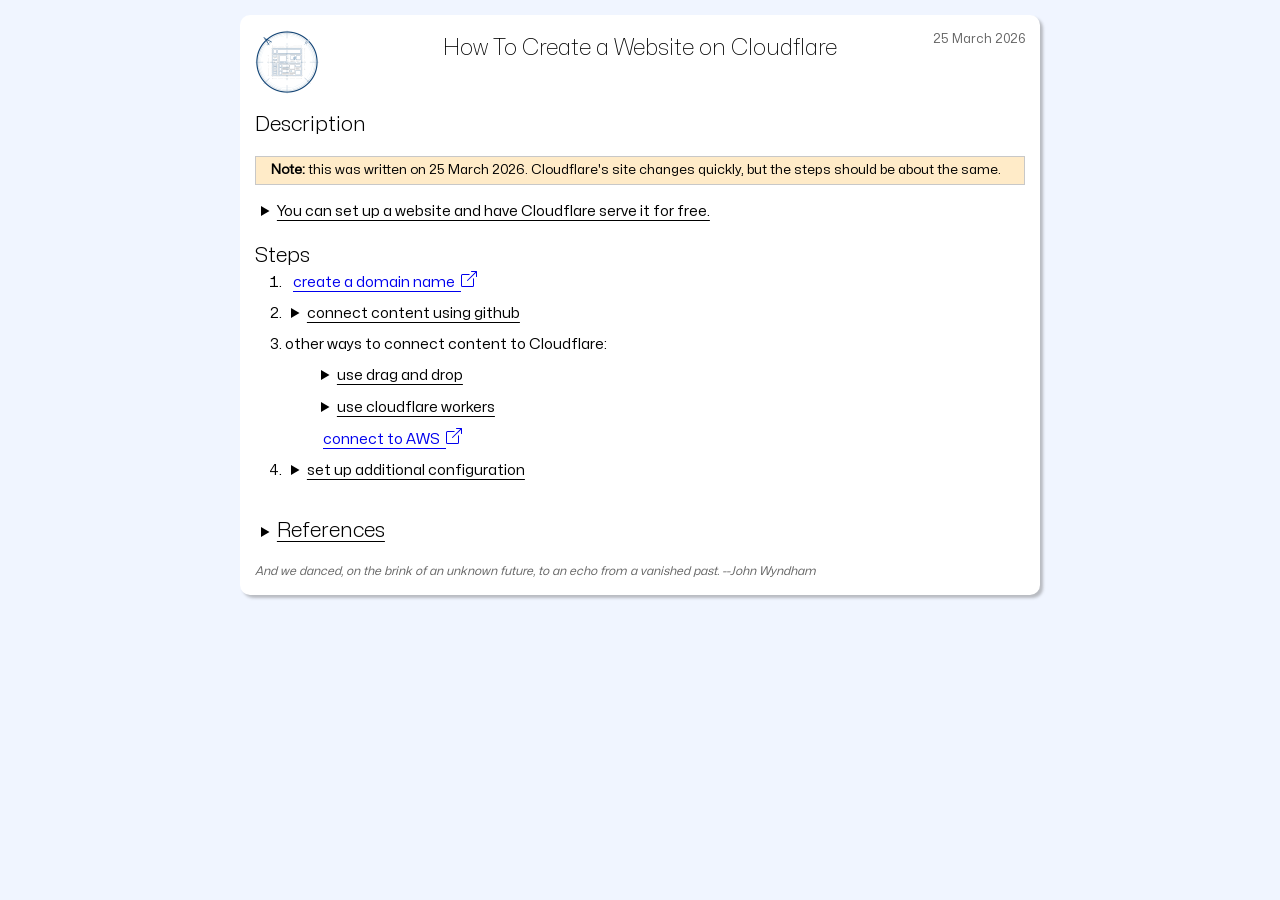
<file: public/index.html>
<!DOCTYPE html> <!-- index.html -->
<html lang="en">
<head>
<!--___________________
 / \                   \
|   |                  |
 \_ |                  |
    |                  |     howToCreateAWebsite
    |                  |
    |                  |
    |  ________________|__
    |  \                  \
    |  /                  /
    \_/__________________/
-->
  <meta charset="utf-8" />
  <meta name="viewport" content="width=device-width, initial-scale=1"/>
  <title>How To Create A Website</title>
  <meta name="description"                  content="How To Create A Website on clouflare using github"/>
  <meta name="mobile-web-app-capable"       content="yes" />
  <meta name="apple-mobile-web-app-capable" content="yes" />
  <meta name="msapplication-tap-highlight"  content="no"  />
  <meta name="description"                  content="How To Create A Website on clouflare using github"/>
  <meta name="theme-color"                  content="#EFF4FF"/>
  <meta property="og:title"                 content="How To Create A Website"/>
  <meta property="og:description"           content="How To Create A Website on clouflare using github"/>
  <meta property="og:image"                 content="./assets/images/logo.png"/>
  <meta property="og:url"                   content="www.rg3h.github.io/howToCreateAWebSite"/>

  <link rel="apple-touch-icon" href="./assets/images/logo.png"/>
  <link rel="icon"             href="./assets/images/logo.png"/>
  <link rel="stylesheet"       href="./assets/fonts/monaSans/monaSans.css"/>
  <link rel="stylesheet"       href="./modules/color/color.css"/>
  <link rel="stylesheet"       href="./modules/default/default.css"/>
  <link rel="stylesheet"       href="./index.css"/>
  <script type="module"        src="./index.js"></script>
</head>

<body>
  <svg style="display:none;">
    <symbol id="arrowBox"
            xmlns="http://www.w3.org/2000/svg" width="16" height="16" fill="currentColor" class="bi bi-box-arrow-up-right" viewBox="0 0 16 16">
          <path fill-rule="evenodd" d="M8.636 3.5a.5.5 0 0 0-.5-.5H1.5A1.5 1.5 0 0 0 0 4.5v10A1.5 1.5 0 0 0 1.5 16h10a1.5 1.5 0 0 0 1.5-1.5V7.864a.5.5 0 0 0-1 0V14.5a.5.5 0 0 1-.5.5h-10a.5.5 0 0 1-.5-.5v-10a.5.5 0 0 1 .5-.5h6.636a.5.5 0 0 0 .5-.5"/>
          <path fill-rule="evenodd" d="M16 .5a.5.5 0 0 0-.5-.5h-5a.5.5 0 0 0 0 1h3.793L6.146 9.146a.5.5 0 1 0 .708.708L15 1.707V5.5a.5.5 0 0 0 1 0z"/>
    </symbol>
  </svg>

  <div class="middle">
  <div class="titleContainer">
    <div class="titleLeft">
      <img class="titleImg" src="./assets/images/logo.png" alt="logo" />
    </div>
    <div class="titleMiddle">
      <div class="titleText">How To Create a Website on Cloudflare</div>
    </div>
    <div class="titleRight">
      <div class="titleDate">25 March 2026</div>
    </div>
  </div> <!-- titleContainer -->

  <h2>Description</h2>

  <div class=note>
    <b>Note:</b> this was written on 25 March 2026. Cloudflare's site
    changes quickly, but the steps should be about the same.
  </div>

  <details>
    <summary>
       You can set up a website and have Cloudflare serve it for free.
    </summary>
  <ul class=ulWithGap>
    <li class=liTight>&bull;&nbsp; content is distributed globally to edge machines</li>
    <li class=liTight>&bull;&nbsp; <i><b>lots</b></i> of security and protection</li>
    <li class=liTight>&bull;&nbsp; encryption and compression</li>
    <li class=liTight>&bull;&nbsp; free SSL tokens and automatic renewal</li>
    <li class=liTight>&bull;&nbsp; easier to understand, set up, and maintain over
    AWS</li>
    <li class=liTight>&bull;&nbsp; analytics, monitoring, and overview dashboards</li>
    <li class=liTight>&bull;&nbsp; ample but meh documentation</li>
        <li class=liTight>&bull;&nbsp; a user interface that is actually
          improving rather than getting worse <i>(kudos to the team)</i></li>
    <li class=liTight>&bull;&nbsp; all this for <i><b>free</b></i>
      (other than the ICANN cost of the domain name)</li>
  </ul>
  Cloudflare does not provide a virtual machine, so I <i>do</i> use AWS
  lightsail for some sites.
  </details>

  <h2>Steps</h2>

  <ol>
    <li><a class="boxArrowLink" target="_blank" rel="noopener noreferrer"
           href="https://rg3h.github.io/howToCreateADomain/">
        create a domain name&nbsp;
        <svg width=16 height=16><use href="#arrowBox"/></svg></a>
    </li>
    <li><details class="accordion">
      <summary>connect content using github</summary>
      <br>
      You can put your content on github (for example, create a repo
      called www.yoursite.com) and then connect cloudflare to the
      github repository. Then everytime you push content, cloudflare
      runs a worker to publish the content. You can control automatic
      builds, use branches and preview links before publishing, etc.

      <div class=warning>
        <b>Warning:</b> if you deploy using github you cannot
        switch to Direct Upload later.
      </div>

      <div class=note>
        <b>Note:</b> before beginning, I recommend you name your
        github repo www.yoursite.com to match the domain
      </div>

      <div class=note>
        <b>Note:</b> you can generate preview URLS for other
        branches without affecting your production deployment.
      </div>

      <div class=note>
        <b>Note:</b> If you do not want to trigger deployments when
        you push to github, include [skip ci] in the commit message (see
        <a href="otherThings">Other Things To Do</a>).
      </div>
      <br>
      <ol>
        <li>on the cloudflare main dashboard click on the blue
          +Add button</li>
        <li>from the drop-down menu pick Pages</li>
        <li>select import an existing Git repository</li>
        <li>on this page, down at the bottom in small grey font, click
          on the link:<br> "If your repository is not shown, configure
          repository access for the Cloudflare Pages app on GitHub."
        </li>
        <li>this opens a new tab and asks for your github six digit
          auth code from the auth app on your phone
        </li>
        <li>scroll down to "Repository Access" and click "Only
          select repositories" and select the repo</li>
        <li>close the tab and go back to the cloudflare tab and
          refresh. You should see a box with repo now
        </li>
        <li>click on the repo box and then the Begin Setup button</li>
        <li>set the root directory (advanced) and set to /public. Then
          click "Save and Deploy"<br> this creates a site at
          https://www-yoursite-com.pages.dev/
        </li>
        <li>click on "add a custom domain" box (on the success page)<br>
          (this is the same as dashboard → compute → Workers & Pages
          and then selecting the Custom domains tab along the top)
        </li>
        <li>click on add a custom domain and enter it as
          www.yoursite.com (<b>full name</b>, not just the APEX)
        </li>
        <li>wait a few minutes for the site to activate</li>
      </ol>

      You will need to do some more things such as redirecting the
      bare APEX name to www, setting up an error.html page, etc.
      Click on <a href="#otherThings">Other Things To Do</a>
    </details></li>

    <li> other ways to connect content to Cloudflare:</li>
      <ul>
      <!-- ---------------------------------------------------------- -->
      <li><details class="accordion">
          <summary>use drag and drop</summary>
          <h2 id=usingDragAndDrop>Direct Upload (Drag And Drop)</h2>

          Direct Upload enables you to upload your content to
          CloudFlare Pages and deploy them to the Cloudflare global
          network. You should choose Direct Upload over git
          integration if you want to integrate your own build platform
          or upload from your local computer.

          <div class=warning>
            <b>Warning:</b> if you choose Direct Upload, you cannot
            switch to Git integration later. You will have to create a
            new project with Git integration to use automatic
            deployments. <i>I am not sure what this entails.</i>
          </div>

          <div class=note>
            <b>Note:</b> alternatively, You can use
            <a class="boxArrowLink" target="_blank" rel="noopener noreferrer"
               href="https://developers.cloudflare.com/pages/get-started/direct-upload/#wrangler-cli">cloudflare's wrangler
              &nbsp;<svg width=16 height=16><use href="#arrowBox"/></svg>
            </a> to do direct-upload from your computer.
          </div>
          <br>
          <ol>
            <li>On cloudflare's dashboard page, on the left side bar,
              click on: Compute → Workers & Pages</li>
            <li>Click on the blue Create application button</li>
            <li>Click on the link Looking to Deploy Pages? Get started</li>
            <li>Click on Drag and drop your files Get started button</li>
            <li>enter yoursitename (e.g. www-yoursite-com) for the project
              name (it will be served on <project_name>.pages.dev)</li>
            <li>drag and drop your content</li>
          </ol>
          <br>
          To link &lt;project_name&gt;.pages.dev to your custom domain
          name add following DNS records:
          <br>
          <table WIDTH=100%>
            <tr>
              <th>Type</th>
              <th>Name</th>
              <th>Content</th>
              <th>Proxy status</th>
              <th>TTL</th>
            </tr>
            <tr>
              <td>A</td>
              <td>WWW</td>
              <td>192.0.2.1</td>
              <td>proxied</td>
              <td>Auto</td>
            </tr>
            <tr>
              <td>CNAME</td>
              <td>yoursite.com</td>
              <td>project_name.pages.dev</td>
              <td>proxied</td>
              <td>Auto</td>
            </tr>
          </table>
      </details></li>

      <!-- ---------------------------------------------------------- -->
      <li><details class="accordion">
          <summary>use cloudflare workers</summary>
          <h2 id="usingCloudflareWorkers">Using Cloudflare Workers</h2>
          <div class=note>
            <b>Note:</b> cloudflare workers also support Git integrations to
            automatically build and deploy Workers from your connected Git
            repository.
            <a class="boxArrowLink" target="_blank" rel="noopener noreferrer"
               href="https://developers.cloudflare.com/workers/ci-cd/builds/">
              learn more in workers builds
              &nbsp;<svg width=16 height=16><use href="#arrowBox"/></svg>
            </a>
          </div>
          <ol>
            <li>in git check-in a wrangler configuration file: wrangler.jsonc
              <pre>
                {
                "name": "www-yoursite-come",
                "compatibility_date": "2026-01-31",
                "assets": {
                "directory": "./public"
                }
                }</pre>
            </li>
            <li>dashboard → Compute&AI → Create application → Pages
            → Connect to Git
            </li>
            <li>pick your cloudflare user, select repo want access</li>
            <li>enter github user and use mobile phone auth code (or
            login) to verify
            </li>
            <li>then pick github againa dn select a repository</li>
            <li>add a custom domain to the worker/page under:<br>
              compute & AI → Workers & pages → www-yoursite-con
              settings tab<br> domaind & routes +Add<br>
              www.yoursite.com<br>
            </li>
          </ol>

          <h3>References</h3>
          <a class="boxArrowLink" target="_blank" rel="noopener noreferrer"
             href="https://developers.cloudflare.com/workers/ci-cd/builds/">
            learn more in workers builds
            &nbsp;<svg width=16 height=16><use href="#arrowBox"/></svg>
          </a><br>
      </details></li>

      <!-- ---------------------------------------------------------- -->
      <li><a class="boxArrowLink" target="_blank" rel="noopener noreferrer"
             href="https://www.medley.place/webServerNotes/cloudflareNotes/connectCloudflareToS3">connect to AWS
          &nbsp;<svg width=16 height=16><use href="#arrowBox"/></svg>
          </a>
      </li>
    </ul>

    <!-- ---------------------------------------------------------- -->
    <li><details class="accordion">
        <summary>set up additional configuration</summary>
        <h2 id="otherThings">Other Things To Do</h2> Now that you have
        connected your custom domain to cloudflare's pages mechanism,
        there are several things to do to finish up (such as setting
        up error pages, redirecting apex to www, toggling builds, etc).


        <h3 class=h3WithTopBorder>Always Use HTTPS</h3>
        <a class="boxArrowLink" target="_blank" rel="noopener noreferrer"
           href="https://developers.cloudflare.com/ssl/edge-certificates/additional-options/always-use-https/">
          always use https
           &nbsp;<svg width=16 height=16><use href="#arrowBox"/></svg>
        </a><br>
        go to managing the specific domain<br>
        select SSL/TLS on the right sidebar, then configure. It should be on<br>
        on the sidebar → edge certificates, turn on always use HTTPS<br>
        turn on Always Use HTTPS<br>


        <h3 class=h3WithTopBorder>How to redirect http to https</h3>
        in the left sidebar pick rules → overview<br>
        add template rule redirect from HTTP to HTTPS<br>
        use the defaults and deploy<br>


        <h3 class=h3WithTopBorder>How to redirect apex/root to www</h3>
        for example: https://yoursite.com to https://www.yoursite.com<br>
        cloudflare go to yoursite.com<br>
        pick DNS records on left and add DNS record:<br>
             A @ 192.0.2.1 proxied<br>
        in the left sidebar pick rules → overview<br>
        add template rule to redirect from root to www<br>
        use the defaults:<br>
        incoming match: wildcard pattern<br>
        request URL https://yoursite.com/*<br>
        Then redirect to target URL: https://www.yoursite.com/${1}<br>
        check the preserve query string<br>


        <h3 class=h3WithTopBorder>Aliasing one domain name to another</h3>
        create two records on the from url:<br>
        A	@	192.0.2.1	Proxied<br>
        A	www	192.0.2.1	Proxied<br>
        create rule<br>
        go to rules → overview in the left column<br>
        use template for redirect to a different domain<br>
        all incoming requests<br>
        change to static, leave the code 301<br>
        put in https://www.your-domain.com</br>


        <h3 class=h3WithTopBorder>Setting Up Error Redirection</h3>
        When an error occurs on your site, a generic 404 page will
        appear. If you create an error.html page in the root (public/error.html)
        you can customize the page (just remember to use absolute references
        since who knows where you are on the site the person is when they
        404).
        <br><br>
        Since github also has a Pages system,
        but uses a 404.html page in the repo's root (not
        public/error.html), I do the following:
        <ol>
          <li>on github I create a 404.html page that redirects to
            public/error.html
          </li>
          <li>I create a public/error.html page that has full paths
            (no relative links)
          </li>
        </ol>
        <br>
        <pre>
<b>www.yoursite.com/404.html:</b>
&lt;meta http-equiv="refresh" content="0; url=https://&lt;userid&gt;.github.io/www.yoursite.com/public/error.html"/&gt; </pre>
        <br><br>
        <pre>
    <b>github www.yoursite.com repo directory structure:</b>
      README.md
      404.html
      public/
        error.html
        error.css
        index.html
        index.css</pre>
        <br><br>
        If I don't want a custom error page for every repo, I point it to an
        error page for my general github:
        <pre>
<b>www.yoursite.com/404.html:</b>
&lt;meta http-equiv="refresh" content="0; url=https://&lt;userid&gt;.github.io/404.html" /></pre>
        <br><br>
        You can snag a template for this on github at
        <a class="boxArrowLink" target="_blank" rel="noopener noreferrer"
           href="https://github.com/rg3h/templateWebApp">templateWebApp
          &nbsp;<svg width=16 height=16><use href="#arrowBox"/></svg>
        </a><br>

        <h3 class=h3WithTopBorder>Disable Automatic Builds on Branches</h3>
        Sometimes you don't want every push to the remote github repo to
        generate a build for the production deployment.
        <br><br>
        You can skip a cloudflare build by adding a prefix to the
        commit message: commit -m [skip ci] ...
        <br><br>
        You can also turn off automatic builds:
        <ol>
          <li>Compute&AI → workers & pages → go to your pages project</li>
          <li>go to Build → edit branch control → turn off automatic
          branch deployments</li>
          <li>or change Preview Branch ot None (Disable automatic
          branch deployments)</li>
        </ol>

        <h3 class=h3WithTopBorder>Remove Cloudflare access to the Github Repo</h3>
        To Remove cloudflare access to github repo go to the applications
        page on github
        https://developers.cloudflare.com/pages/configuration/git-integration/github-integration/

        To Remove cloudflare access to github repo go to the applications
        page on github (see
        <a class="boxArrowLink" target="_blank" rel="noopener noreferrer"
           href="https://developers.cloudflare.com/pages/configuration/git-integration/github-integration/">this
          &nbsp;<svg width=16 height=16><use href="#arrowBox"/></svg>
        </a> for more information).

    </details></li>
  </ol>
  <br>

  <details class="accordion">
    <summary><span class=h2>References</span></summary>

  <a class="boxArrowLink reference" target="_blank" rel="noopener noreferrer"
     href="https://developers.cloudflare.com/">
    cloudflare documentation
    &nbsp;<svg width=16 height=16><use href="#arrowBox"/></svg>
  </a>

  <a class="boxArrowLink reference" target="_blank" rel="noopener noreferrer"
     href="https://developers.cloudflare.com/pages/get-started/direct-upload/">
    getting started: direct upload
    &nbsp;<svg width=16 height=16><use href="#arrowBox"/></svg>
  </a>

  <a class="boxArrowLink reference" target="_blank" rel="noopener noreferrer"
     href="https://developers.cloudflare.com/pages/get-started/direct-upload/#wrangler-cli">
    getting started: direct upload with wrangler
    &nbsp;<svg width=16 height=16><use href="#arrowBox"/></svg>
  </a>

  <a class="boxArrowLink reference" target="_blank" rel="noopener noreferrer"
    hre="https://developers.cloudflare.com/pages/get-started/git-integration/">
    getting started: git integration
    &nbsp;<svg width=16 height=16><use href="#arrowBox"/></svg>
  </a>

  <a class="boxArrowLink reference" target="_blank" rel="noopener noreferrer"
    href="https://developers.cloudflare.com/workers/ci-cd/builds/">
    learn more in workers builds
    &nbsp;<svg width=16 height=16><use href="#arrowBox"/></svg>
  </a>

  <a class="boxArrowLink reference" target="_blank" rel="noopener noreferrer"
    href="https://developers.cloudflare.com/pages/functions/">
    cloudflare workers
    &nbsp;<svg width=16 height=16><use href="#arrowBox"/></svg>
  </a>

  <a class="boxArrowLink reference" target="_blank" rel="noopener noreferrer"
    href="https://cindypotvin.com/hosting-a-static-website-for-free-in-15-minutes-with-cloudflare-workers-sites/">hosting a static website
    &nbsp;<svg width=16 height=16><use href="#arrowBox"/></svg>
  </a>

  <a class="boxArrowLink reference" target="_blank" rel="noopener noreferrer"
     href="https://developers.cloudflare.com/ssl/edge-certificates/additional-options/always-use-https/">
    always use https
    &nbsp;<svg width=16 height=16><use href="#arrowBox"/></svg>
  </a>

  <a class="boxArrowLink reference" target="_blank" rel="noopener noreferrer"
     href="https://developers.cloudflare.com/fundamentals/manage-domains/redirect-domain/">
    redirecting a domain
    &nbsp;<svg width=16 height=16><use href="#arrowBox"/></svg>
  </a>

  <a class="boxArrowLink reference" target="_blank" rel="noopener noreferrer"
     href="https://github.com/rg3h/templateWebApp">templateWebApp
    &nbsp;<svg width=16 height=16><use href="#arrowBox"/></svg>
  </a>

  <a class="boxArrowLink reference" target="_blank" rel="noopener noreferrer"
     href="https://github.com/rg3h/gt?tab=readme-ov-file">
    gt: a tool to simplify your git and github repos
    &nbsp;<svg width=16 height=16><use href="#arrowBox"/></svg>
  </a>
  </details>

  <div class=smallMessage>
    And we danced, on the brink of an unknown future,
    to an echo from a vanished past. --John Wyndham
  </div>
  </div> <!-- middle -->
</body>
</html>
</file>
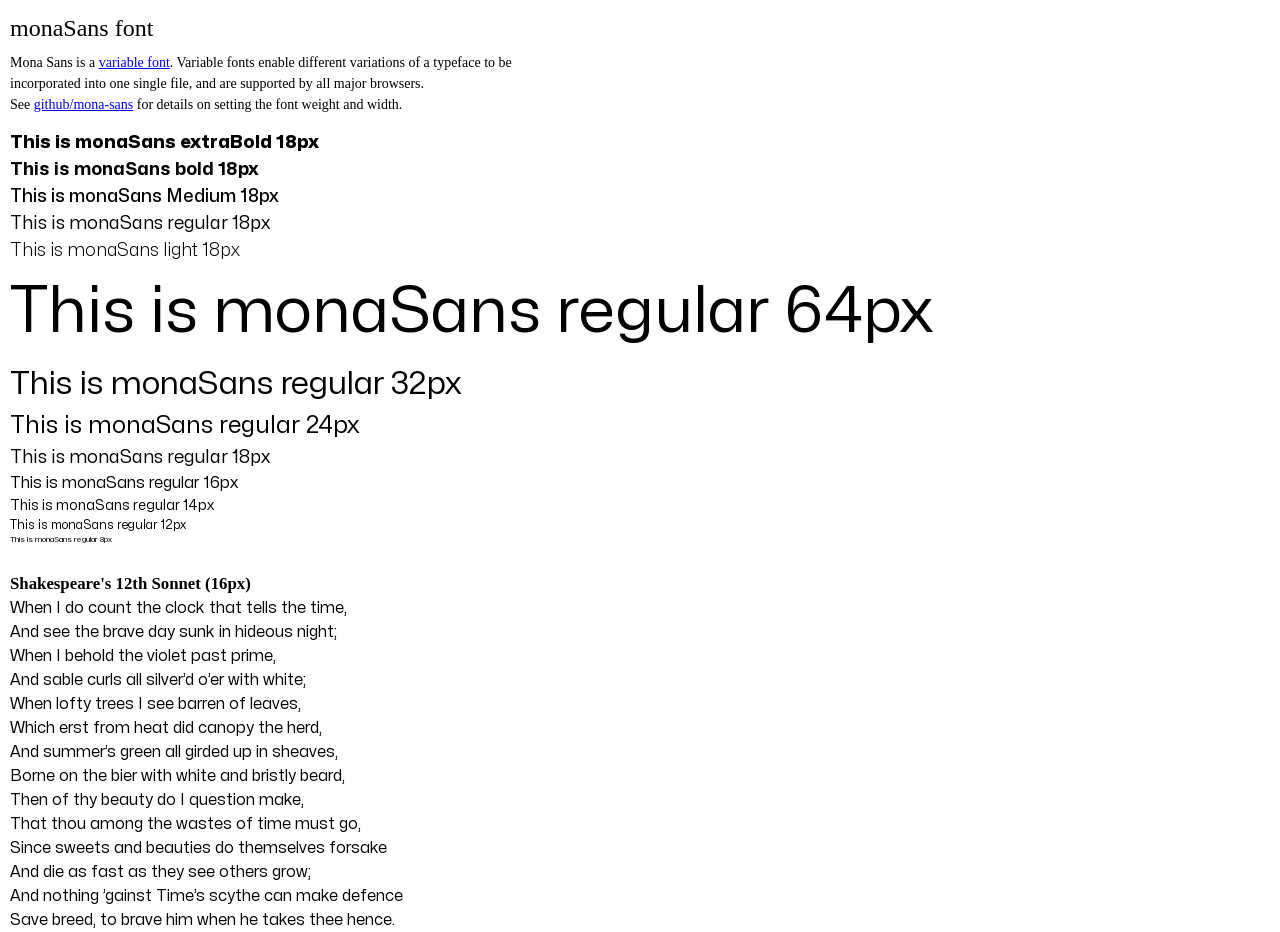
<file: public/assets/fonts/monaSans/monaSansFont.html>
<!doctype html> <!-- monaSansFont.html -->
<html lang="en"><head>
<title>monaSans font</title>
<meta name="viewport" content="width=device-width, user-scalable=no">
<meta name="mobile-web-app-capable" content="yes">
<meta name="apple-mobile-web-app-capable" content="yes">

<link rel=stylesheet href="./monaSans.css"/>
<style>
/* ---------- css reset bgn ---------- */
*, *::before, *::after {box-sizing:border-box;margin:0;}
html, body {height:100%;-moz-text-size-adjust:none;
            -webkit-text-size-adjust:none;text-size-adjust:none;}
body {font-family:arial;line-height:1.5;
      -webkit-font-smoothing:antialiased;text-rendering:optimizelegibility;}
img, picture, video, canvas, svg {display:block;max-width:100%;}
input, button, textarea, select {font:inherit;}
p, h1, h2, h3, h4, h5, h6 {overflow-wrap:break-word;}
/* ---------- css reset end ---------- */

body          { font-family: times; font-size: 14px; padding: 10px; }
.title        { font-size: 24px; }
.subTitle     { color:grey;font-size:14px;font-style:italic;margin-bottom:20px;}
.sectionTitle { font-size: 1.2em; font-weight: bold; margin-top: 1.5em; }
.description  { margin-bottom: 1em; margin-top: -1em; max-width: 40em; }

.font64       { font-size: 64px; }
.font32       { font-size: 32px; }
.font24       { font-size: 24px; }
.font18       { font-size: 18px; }
.font16       { font-size: 16px; }
.font14       { font-size: 14px; }
.font12       { font-size: 12px; }
.font08       { font-size:  8px; }

.monaSansExtraBold { font-family: monaSansExtraBold; }
.monaSansBold      { font-family: monaSansBold; }
.monaSansMedium    { font-family: monaSansMedium; }
.monaSans          { font-family: monaSans; }
.monaSansLight     { font-family: monaSansLight; }

</style>
</head><body>

<div class=title>monaSans font</div>
<div class=subTitle></div>
<div class=description>
Mona Sans is a
<a href="https://web.dev/variable-fonts/">variable font</a>.
Variable fonts enable different variations of a typeface to be
incorporated into one single file, and are supported by all major
browsers.
<br>
See <a href="https://github.com/github/mona-sans">github/mona-sans</a>
for details on setting the font weight and width.
</div>


<div class=font18>
  <div class=monaSansExtraBold>This is monaSans extraBold 18px</div>
  <div class=monaSansBold>This is monaSans bold 18px</div>
  <div class=monaSansMedium>This is monaSans Medium 18px</div>
  <div class=monaSans>This is monaSans regular 18px</div>
  <div class=monaSansLight>This is monaSans light 18px</div>
</div>

<div class=monaSans>
  <div class=font64>This is monaSans regular 64px</div>
  <div class=font32>This is monaSans regular 32px</div>
  <div class=font24>This is monaSans regular 24px</div>
  <div class=font18>This is monaSans regular 18px</div>
  <div class=font16>This is monaSans regular 16px</div>
  <div class=font14>This is monaSans regular 14px</div>
  <div class=font12>This is monaSans regular 12px</div>
  <div class=font08>This is monaSans regular  8px</div>
</div>

<div class=sectionTitle>Shakespeare's 12th Sonnet (16px)</div>

<div class="monaSans font16">
When I do count the clock that tells the time,<br>
And see the brave day sunk in hideous night;<br>
When I behold the violet past prime,<br>
And sable curls all silver’d o’er with white;<br>
When lofty trees I see barren of leaves,<br>
Which erst from heat did canopy the herd,<br>
And summer’s green all girded up in sheaves,<br>
Borne on the bier with white and bristly beard,<br>
Then of thy beauty do I question make,<br>
That thou among the wastes of time must go,<br>
Since sweets and beauties do themselves forsake<br>
And die as fast as they see others grow;<br>
And nothing ’gainst Time’s scythe can make defence<br>
Save breed, to brave him when he takes thee hence.<br>
</div>

</body></html>
</file>
<file: public/assets/fonts/monaSans/monaSans.css>
/** monaSans.css **/

@font-face {
  font-family: 'monaSansExtraBold';
  font-style: normal;
  font-weight: 800;
  font-width: 100;
  src: url('./Mona-Sans.woff2') format('woff2 supports variations'),
       url('./Mona-Sans.woff2') format('woff2-variations');
}

@font-face {
  font-family: 'monaSansBold';
  font-style: normal;
  font-weight: 700;
  font-width: 100;
  src: url('./Mona-Sans.woff2') format('woff2 supports variations'),
       url('./Mona-Sans.woff2') format('woff2-variations');
}

@font-face {
  font-family: 'monaSansMedium';
  font-style: normal;
  font-weight: 500;
  font-width: 100;
  src: url('./Mona-Sans.woff2') format('woff2 supports variations'),
       url('./Mona-Sans.woff2') format('woff2-variations');
}

@font-face {
  font-family: 'monaSans';
  font-style: normal;
  font-weight: 400;
  font-width: 100;
  src: url('./Mona-Sans.woff2') format('woff2 supports variations'),
       url('./Mona-Sans.woff2') format('woff2-variations');
}

@font-face {
  font-family: 'monaSansLight';
  font-style: normal;
  font-weight: 300;
  font-width: 100;
  src: url('./Mona-Sans.woff2') format('woff2 supports variations'),
       url('./Mona-Sans.woff2') format('woff2-variations');
}

@font-face {
  font-family: 'monaSansExtraLight';
  font-style: normal;
  font-weight: 200;
  font-width: 100;
  src: url('./Mona-Sans.woff2') format('woff2 supports variations'),
       url('./Mona-Sans.woff2') format('woff2-variations');
}
</file>
<file: public/modules/color/color.css>
/** color.css **/

:root {
  --white:                 rgb(255, 255, 255);
  --black:                 rgb(  0,   0,   0);
  --almostBlack:           rgb( 25,  25,  25);
  --almostWhite:           rgb(250, 250, 250);

  --grey250:               rgb(250, 250, 250);
  --grey240:               rgb(240, 240, 240);
  --grey230:               rgb(230, 230, 230);
  --grey220:               rgb(220, 220, 220);
  --grey210:               rgb(210, 210, 210);
  --grey200:               rgb(200, 200, 200);
  --grey190:               rgb(190, 190, 190);
  --grey180:               rgb(180, 180, 180);
  --grey170:               rgb(170, 170, 170);
  --grey160:               rgb(160, 160, 160);
  --grey150:               rgb(150, 150, 150);
  --grey140:               rgb(140, 140, 140);
  --grey130:               rgb(130, 130, 130);
  --grey120:               rgb(120, 120, 120);
  --grey110:               rgb(110, 110, 110);
  --grey100:               rgb(100, 100, 100);
  --grey90:                rgb( 90,  90,  90);
  --grey80:                rgb( 80,  80,  80);
  --grey70:                rgb( 70,  70,  70);
  --grey60:                rgb( 60,  60,  60);
  --grey50:                rgb( 50,  50,  50);
  --grey40:                rgb( 40,  40,  40);
  --grey30:                rgb( 30,  30,  30);
  --grey20:                rgb( 20,  20,  20);

  --extraLightBlue:        rgb(240, 245, 255);
  --lightBlue:             rgb(155, 195, 255);
  --blue:                  rgb(  0,  90, 255);
  --mediumBlue:            rgb( 35,  60, 245);
  --darkBlue:              rgb(  0,   0, 225);
  --extraDarkBlue:         rgb(  0,  35, 130);

  --blue1:                 rgb(110, 160, 255);
  --blue2:                 rgb( 75, 130, 220);
  --blue3:                 rgb( 50, 100, 200);

  --steelBlue:             rgb( 10, 100, 190);
  --blueGreen:             rgb(  0, 175, 225);

  --extraExtraLightGreen:  rgb(240, 255, 240);
  --extraLightGreen:       rgb(200, 250, 200);
  --lightGreen:            rgb( 50, 190,  80);
  --green:                 rgb( 45, 145,  65);
  --mediumGreen:           rgb(  0, 100,   0);
  --darkGreen:             rgb(  0,  60,   0);

  --orange:                rgb(255, 110,   0);
  --darkOrange:            rgb(220, 110,   0);

  --extraLightPurple:      rgb(245, 230, 255);
  --lightPurple:           rgb(170, 115, 220);
  --purple:                rgb(125,   0, 255);
  --mediumPurple:          rgb(100,   0, 200);
  --darkPurple:            rgb( 70,   0, 140);

  --purple1:               rgb(210, 165, 255);
  --purple2:               rgb(130,  70, 180);

  --inactiveBgColor:       rgb(230, 230, 230);
  --inactiveFgColor:       rgb(150, 150, 150);

  --borderColor:           var(--grey200);
  --border:                solid 1px var(--borderColor);
  --borderRadius:          5px;
  --borderTransparent:     solid 1px transparent;

  --boxShadow:             3px 3px 3px rgba(100, 100, 100, 0.4);
  --boxShadowHover:        7px 7px 5px rgba(100, 100, 100, 0.4);
  --boxShadowNoAlpha:      3px 3px 3px var(--grey200);
  --boxShadowBottom:       0px 3px 3px rgba(100, 100, 100, 0.4);
  --boxShadowTransparent:  3px 3px 3px transparent;

  --textWhiteShadowColor: rgba(250, 250, 250, 0.75);
  --textWhiteShadow:
      5px  5px 5px var(--textWhiteShadowColor),
      5px -5px 5px var(--textWhiteShadowColor),
     -5px -5px 5px var(--textWhiteShadowColor),
     -5px  5px 5px var(--textWhiteShadowColor);

  --textBlackShadowColor: rgba(50, 50, 50, 0.75);
  --textBlackShadow:
      5px  5px 5px var(--textBlackShadowColor),
      5px -5px 5px var(--textBlackShadowColor),
     -5px -5px 5px var(--textBlackShadowColor),
     -5px  5px 5px var(--textBlackShadowColor);

  --shadowColorLow: 0deg 0% 0%;
  --shadowColor: 0deg 0% 74%;
  --shadowLow:
    0.6px 0.7px 0.8px hsl(var(--shadowColorLow) / 0.11),
    0.9px 0.9px 1.1px -2px hsl(var(--shadowColorLow) / 0.08),
    2.1px 2.3px 2.8px -4.1px hsl(var(--shadowColorLow) / 0.05);
  --shadowMedium:
    0.6px 0.7px 0.8px hsl(var(--shadowColor) / 0.39),
    1.3px 1.4px 1.7px -1.3px hsl(var(--shadowColor) / 0.32),
    3.9px 4.2px 5.1px -2.7px hsl(var(--shadowColor) / 0.24),
    10.7px 11.5px 14px -4.1px hsl(var(--shadowColor) / 0.17);
  --shadowHigh:
    0.6px 0.7px 0.8px hsl(var(--shadowColor) / 0.36),
    1.5px 1.6px 2px -0.6px hsl(var(--shadowColor) / 0.33),
    2.9px 3.1px 3.8px -1.2px hsl(var(--shadowColor) / 0.29),
    5.5px 5.9px 7.2px -1.7px hsl(var(--shadowColor) / 0.26),
    10px 10.8px 13.1px -2.3px hsl(var(--shadowColor) / 0.22),
    17.4px 18.7px 22.8px -2.9px hsl(var(--shadowColor) / 0.19),
    28.1px 30.3px 36.9px -3.5px hsl(var(--shadowColor) / 0.16),
    43.1px 46.4px 56.5px -4.1px hsl(var(--shadowColor) / 0.12);
}
</file>
<file: public/modules/default/default.css>
/** default.css **/

@keyframes fadeUpAnim   {0% {opacity: 0;} 100% {opacity: 1;}}
@keyframes fadeDownAnim {0% {opacity: 1;} 100% {opacity: 0;}}
@keyframes focusAnim    {0% {filter:blur(10px);} 100% {filter:blur(0px);}}

:root {
  --fgColor:               black;
  --accentColor:           var(--steelBlue);

  --fontFamily:            monaSans;
  --fontFamilyLight:       monaSansLight;
  --fontFamilyExtraLight:  monaSansExtraLight;

  --fontSize:              15px;
  --fontSizeSmall:         0.9rem;
  --fontSizeVerySmall:     0.8rem;

  --border:                solid 1px var(--grey200);
  --borderTransparent:     solid 1px transparent;
  --borderRadius:          5px;
  --bigBorderRadius:       10px;

  --grey250:               rgb(250, 250, 250);
  --grey220:               rgb(220, 220, 220);
  --grey200:               rgb(200, 200, 200);
  --grey150:               rgb(150, 150, 150);

  --extraExtraLightGreen:  rgb(240, 255, 240);
  --extraLightGreen:       rgb(200, 250, 200);
  --lightGreen:            rgb( 50, 190,  80);
  --green:                 rgb( 45, 145,  65);
  --mediumGreen:           rgb(  0, 100,   0);
  --darkGreen:             rgb(  0,  60,   0);

  --extraLightBlue:        rgb(240, 245, 255);
  --lightBlue:             rgb(155, 195, 255);
  --blue:                  rgb(  0,  90, 255);
  --blue1:                 rgb(110, 160, 255);
  --blue2:                 rgb( 75, 130, 220);
  --blue3:                 rgb( 50, 100, 200);
  --mediumBlue:            rgb( 35,  60, 245);
  --mediumBlue2:           rgb( 25,  85, 133);
  --darkBlue:              rgb(  0,   0, 225);
  --extraDarkBlue:         rgb(  0,  35, 130);

  --steelBlue:             rgb( 10, 100, 190);
  --blueGreen:             rgb(  0, 175, 225);

  --orange:                rgb(250, 150,   0);
  --lightOrange:           rgb(250, 200, 100);
  --extraLightOrange:      rgb(255, 235, 200);

  --darkYellow:            rgb(235, 235,  35);
  --lightYellow:           rgb(255, 255, 130);

  --boxShadow:             3px 3px 3px rgba(100, 100, 100, 0.4);
  --boxShadowHover:        7px 7px 5px rgba(100, 100, 100, 0.4);
  --boxShadowTransparent:  3px 3px 3px transparent;

  --textShadow:             3px 3px 3px rgba(100, 100, 100, 0.4);
  --textShadowHover:        7px 7px 5px rgba(100, 100, 100, 0.4);
  --textShadowTransparent:  3px 3px 3px transparent;
}

*, *::before, *::after {
  box-sizing: border-box;
  margin: 0;
}

html {
  accent-color: var(--accentColor);
  background-color: var(--extraLightBlue);
  color: var(--fgColor);
  font-size: var(--fontSize);
  height: 100%;
  margin: 0;
  min-height: 100%;
  min-width: 100%;
  padding: 0;
  width: 100%;
  -webkit-text-size-adjust: none;
  text-size-adjust: none;
}

body {
  -webkit-font-smoothing: antialiased;
  -webkit-text-size-adjust: none;
  align-items: center;
  animation: fadeUpAnim 0.5s ease-in-out 0.25s forwards;
  background-color: transparent;
  display: flex;
  flex-direction: column;
  font-family: var(--fontFamily);
  font-size: var(--fontSize);
  height: 100%;
  line-height: 1.5;
  min-height: 100%;
  min-width: 100%;
  opacity: 0;
  overflow: auto;
  text-rendering: optimizelegibility;
  text-size-adjust: none;
}

/* anchor */
a {
  border: solid 1px transparent;
  border-radius: 0;
  cursor: pointer;
  padding: 2px;
  text-decoration: underline;
  text-underline-offset: 0.25rem;
  transition-duration: 0.25s;
  transition-property: border, box-shadow;
  transition-timing-function: ease-in-out;
  width: fit-content;
}

a:hover {
  border-radius: 3px;
  border: solid 1px blue;
  box-shadow: 3px 3px 3px rgba(100, 100, 100, 0.5);
  text-decoration: none;
}

.aNoDecoration {
  border-radius: 0;
  border: none;
  margin: 0;
  padding: 0;
  text-decoration: none;
}

.aNoDecoration:hover {
  box-shadow: none;
}

img, picture, video, canvas, svg {
  display: block; max-width: 100%;
}

input, button, textarea, select {
  font: inherit;
}

/* for <a> links that point to a function rather than an href */
.underline {
  text-decoration: underline;
}

h1 {
  font-family:   var(--fontFamilyExtraLight);
  font-weight:   normal;
  margin-top:    0rem;
}

h2, .h2 {
  font-family:   var(--fontFamilyLight);
  font-size:     1.4rem;
  font-weight:   normal;
  margin-top:    1rem;
}

h3 {
  font-family:   var(--fontFamilyLight);
  font-size:     1.2rem;
  font-weight:   normal;
  margin:        1rem 0 0 0;
}

.h3WithTopBorder {
  font-family:   var(--fontFamilyLight);
  border-top:    solid 1px rgb(200, 200, 200);
  font-size:     1.2rem;
  font-weight:   normal;
  margin:        1rem 0 0 0;

}

h4 {
  font-family:   var(--fontFamilyLight);
  font-size:     1rem;
  font-weight:   600;
  font-weight:   normal;
  margin-bottom: 0;
  margin-top:    1rem;
}

pre {
  display: inline-block;
}

table {
  border-radius: var(--borderRadius);
  border-spacing: 0; /*table can't use border-collapse border-radius together*/
  border: var(--border);
}

td, th {
  border: none;
  padding: 0.25rem 1rem 0.25rem 1rem;
  text-align: left;
  vertical-align: top;
}

tr {
  border-collapse: collapse;
}

tr:nth-child(even) {
  background-color: rgb(240, 240, 240);
}

ul {
  margin-top: 0.5rem;
}

.blueBox, .whiteBox {
  border-radius: var(--borderRadius);
  display: block;
  font-size: var(--fontSizeSmall);
  padding: 1rem;
  width: fit-content;
}

.blueBox {
  background: var(--extraLightBlue);
  border: solid 1px var(--mediumBlue);
}

.whiteBox {
  background: white;
  border: var(--border);
}

.codeBox, .resultsBox {
  background: var(--grey250);
  border-radius: var(--borderRadius);
  border: var(--border);
  display: block;
  font-family: Courier New, monospace;
  font-size: 0.9rem;
  overflow: auto;
  padding: 0 1rem 0 1rem;
  unicode-bidi: embed;
  white-space: pre;
  width: 100%;
}

.resultsBox {
  background: white;
  border: none;
  padding: 0 1rem 0 0;
}

.middle {
  background: white;
  border-radius: var(--bigBorderRadius);
  box-shadow: var(--boxShadow);
  height: 100%;
  margin: 1rem 0 2rem 0;
  max-width: 800px;
  overflow: auto;
  padding: 1rem;
  /*
  scroll-padding-top: 1em;
  scrollbar-gutter: stable both-edges;
  */
  width: 100%;
}

.frostedGlass {
  backdrop-filter: blur(10px);
  background-color: rgb(255 255 255 / 10%);
}

/* used on the landing page */
.bigTitle {
  align-items: center;
  display: flex;
  flex-direction: column;
  font-family: var(--fontFamilyExtraLight);
  font-size: 3rem;
  gap: 0.5rem;
  justify-content: flex-start;
  margin: 1rem 0 3rem 0;
  text-align: center;
  width: 100%;
}

.title {
  font-family: var(--fontFamilyLight);
  font-size: 1.75rem;
}

/* used on the landing page */
.bigLogoImg {
  aspect-ratio: 1/1;
  height: 100px;
}

.titleContainer {
  align-items: flex-start;
  display: flex;
  flex-direction: row;
  justify-content: space-between;
  padding: 1rem;
  width: 100%;
}

.titleLeft {
  display: flex;
  flex-grow: 0;
  gap: 1rem;
  min-width: 140px;
}

.titleMiddle {
  align-items: center;
  display:flex;
  flex-direction: row;
  flex-grow: 1;
  font-family: var(--fontFamilyLight);
  font-size: min(2.5rem, 4vw);
  font-weight: 400;
  gap: 1rem;
  justify-content: center;
  text-align: center;
  width: 100%;
}

.titleRight {
  display: flex;
  flex-grow: 0;
  justify-content: flex-end;
  min-width: 140px;
}

.titleLogo {
  height: 3rem;
  transition-duration: 0.25s;
  transition-property: filter;
  transition-timing-function: ease-in-out;
}

.titleLogo:hover {
  filter: drop-shadow(3px 3px 2px rgb(150, 150, 150));
}

.titleText {
  font-family: var(--fontFamilyExtraLight);
  font-size: min(2.5rem, 6vw);
  line-height: min(2.5rem, 6vw);
}

.subTitle {
  font-family: var(--fontFamilyLight);
  font-size: min(1rem, 1vw);
  line-height: min(1.5rem, 1.5vw);
}

.titleDate {
  color: var(--grey100);
  font-size: 0.85rem;
  text-align: right;
}

.titleQuoteNarrow,  /* shown on narrow devices */
.titleQuoteWide {  /* shown on wide devices */
  font-family: var(--fontFamily);
  font-size: var(--fontSizeVerySmall);
  margin-top: -0.25rem;
}

.titleQuoteNarrow { /* don't show on narrow devices */
  display: none;
}

.centeredQuote {
  color: rgb(110, 110, 110);
  font-size: 1.25rem;
  margin: 1rem 0 1rem 0;
  text-align: center;
}

.version {
  display: inline-block;
  font-size: var(--fontSizeSmall);
}

.highlight {
  background: yellow;
  color: black;
  display: inline-block;
  font-weight: bold;
  padding: 0 5px 0 5px;
}

.noPad {
  padding: 0;
}

.smallFont {
  font-size: 0.85rem;
}

button, .button, .bigBlueButton {
  background-color: var(--steelBlue);
  border-radius: var(--borderRadius);
  border: none;
  box-shadow: var(--boxShadow);
  color: white;
  flex-grow: 0;
  flex-shrink: 0;
  padding: 5px;
  text-decoration: none;
  transition-duration: 0.25s;
  transition-property: background, box-shadow;
  transition-timing-function: ease-in-out;
  user-select: none;
}

.bigBlueButton {
  background-color: var(--steelBlue);
  border-radius: 10px;
  font-size: 1.2rem;
  padding: 10px;
}

button:hover, .button:hover, .bigBlueButton:hover {
  background-color: var(--blue);
  box-shadow: var(--boxShadowHover);
}

.buttonDisabled {
  background-color: #cccccc !important;
  border: 1px solid #999999 !important;
  box-shadow: none  !important;
  color: #666666  !important;
  pointer-events: none  !important;
  user-select: none  !important;
}

.smallNote {
  font-size: 0.9rem;
  margin-top: 0.25rem;
}

.itemListH,
.itemListV {
  display: flex;
  flex-direction: row;
  flex-wrap: wrap;
  justify-content: space-between;
}

.itemListV {
  flex-direction: column;
}

.itemContainer,
.itemContainerCentered {
  border-radius: var(--borderRadius);
  border: var(--borderTransparent);
  color: black;
  display: flex;
  column-gap: 0.5rem;
  padding: 0.5rem;
  text-decoration: none;
  transition-duration: 0.25s;
  transition-property: border, box-shadow;
  transition-timing-function: ease-in-out;
}

.itemContainerCentered {align-items: center;}

.itemContainerCentered:hover,
.itemContainer:hover {
  border: var(--border);
  box-shadow: var(--boxShadow);
}

.itemImageNB,
.itemImage {
  border-radius: var(--borderRadius);
  border: var(--border);
  flex-grow: 0;
  flex-shrink: 0;
  height: 64px;
  width: 64px;
}

.itemImageNB {border: none;}

.iconImage16,
.iconImage24,
.iconImage32 {
  align-self: center;
  border-radius: 3px;
  flex-grow: 0;
  flex-shrink: 0;
  height: 32px;
  margin-bottom: -3px;
  margin-top: 3px;
}

.iconImage16 {height: 16px;}
.iconImage24 {height: 24px;}

.itemDescription {
}

/* detect narrow */
@media screen and (max-width: 600px) {
  .titleQuoteNarrow {display: block;}
  .titleQuoteWide   {display: none;}
}

/* detect phone */
@media screen and (any-pointer: coarse) and (max-width: 900px) {
  .frostedGlass { /* backdrop-filter does not work on phone */
    backdrop-filter: none;
    background-color: rgba(255, 255, 255, 0.65);
  }
}

/* detect phone in portrait */
@media screen and (any-pointer: coarse) and (orientation: portrait)
    and (max-width: 400px) {
  .bigTitle {font-size: 1.25rem;}
  .bigLogoImg {height: 64px;}
  .titleLeft, .titleRight {min-width: 60px;}
  .titleMiddle {font-size: 1.6rem;}
  .titleDate {font-size: 0.7rem;}
}

/* detect phone in landscape */
@media screen and (any-pointer: coarse) and (orientation: landscape)
    and (max-width: 900px) {
  .bigTitle {flex-direction: row; gap: 2rem;}
  .bigLogoImg {height: 64px;}
  body {
    padding-left:  max(1rem, env(safe-area-inset-left)); /* Apply safe area */
    padding-right: max(1rem, env(safe-area-inset-right));
  }
}
</file>
<file: public/index.css>
/** index.css **/
/*  ___________________
 / \                   \
|   |                  |
 \_ |                  |
    |                  |     howToCreateAWebsite
    |                  |
    |                  |
    |  ________________|__
    |  \                  \
    |  /                  /
    \_/__________________/
*/

html {
  scroll-behavior:             smooth;
}

.boxArrowLink {
  margin-right:                1rem;
  padding:                     7px;
}

pre {
  background:                  rgb(250, 250, 250);
  border:                      solid 1px rgb(240, 240, 240);
  font-size:                   0.85rem;
  padding:                     1rem;
}

svg {
  display:                     inline-block;
}

details[open] {
  border:                     solid 1px rgb(200, 200, 200);
  border-radius:              1rem;
  margin-bottom:              2rem;
  padding:                    1rem;
}

summary {
  border:                     solid 1px transparent;
  border-radius:              0;
  cursor:                     pointer;
  margin-bottom:              0;
  padding:                    0 5px 0 5px;
  text-decoration:            underline;
  text-underline-offset:      0.25rem;
  transition-duration:        0.25s;
  transition-property:        border, box-shadow;
  transition-timing-function: ease-in-out;
  width: fit-content;
}

summary:hover {
  border-radius:              3px;
  border:                     solid 1px blue;
  box-shadow:                 3px 3px 3px rgba(100, 100, 100, 0.5);
  text-decoration:            none;
}


table {
  font-size:                  0.9rem;
}

ul, ol {
  margin:                     0 0 0 2rem;
  padding:                    0;
}

ul {
  list-style-type:            none;
}

li {
  margin:                     0 0 0.5rem 0;
}

.ulWithGap {
  margin-top:                 0rem;
  margin-bottom:              1rem;
}

.liTight {
  margin:                     0;
}

.note {
  background-color:           rgb(255, 235, 200);
  border:                     solid 1px rgb(200, 200, 200);
  font-size:                  0.9rem;
  margin:                     1rem 0 1rem 0;
  padding:                    0.25rem 0.25rem 0.25rem 1rem;
  width:                      100%;
}

.warning {
  background-color:           rgb(255, 255, 200);
  border:                     solid 1px rgb(200, 200, 200);
  font-size:                  0.9rem;
  margin:                     1rem 0 1rem 0;
  padding:                    0.25rem 0.25rem 0.25rem 1rem;
  width:                      100%;
}

.titleContainer {
  justify-content:            flex-start;
  margin-bottom:              1rem;
  padding:                    0;
}

.titleLeft {
  min-width:                  100px;
}

.titleMiddle {
  display:                    block;
  line-height:                1.5rem;
}

.titleRight {
  min-width:                  100px;
  text-align:                 right;
}

.titleText {
  font-size:                  1.5rem;
}

.titleImg {
  height:                     64px;
  margin-right:               1rem;
}

.middle {
  height:                     fit-content;
}

.reference {
  display:                    block;
  font-size:                  0.9rem;
  margin-bottom:              0.1rem;
  padding:                    2px;
}

.smallMessage {
  color:                      rgb(100, 100, 100);
  font-size:                  0.8rem;
  font-style:                 italic;
  margin-top:                 1rem;
}

/* detect narrow */
@media screen and (max-width: 600px) {
  .titleImg {height:         auto;
             width:          64px;
  }
}
</file>
